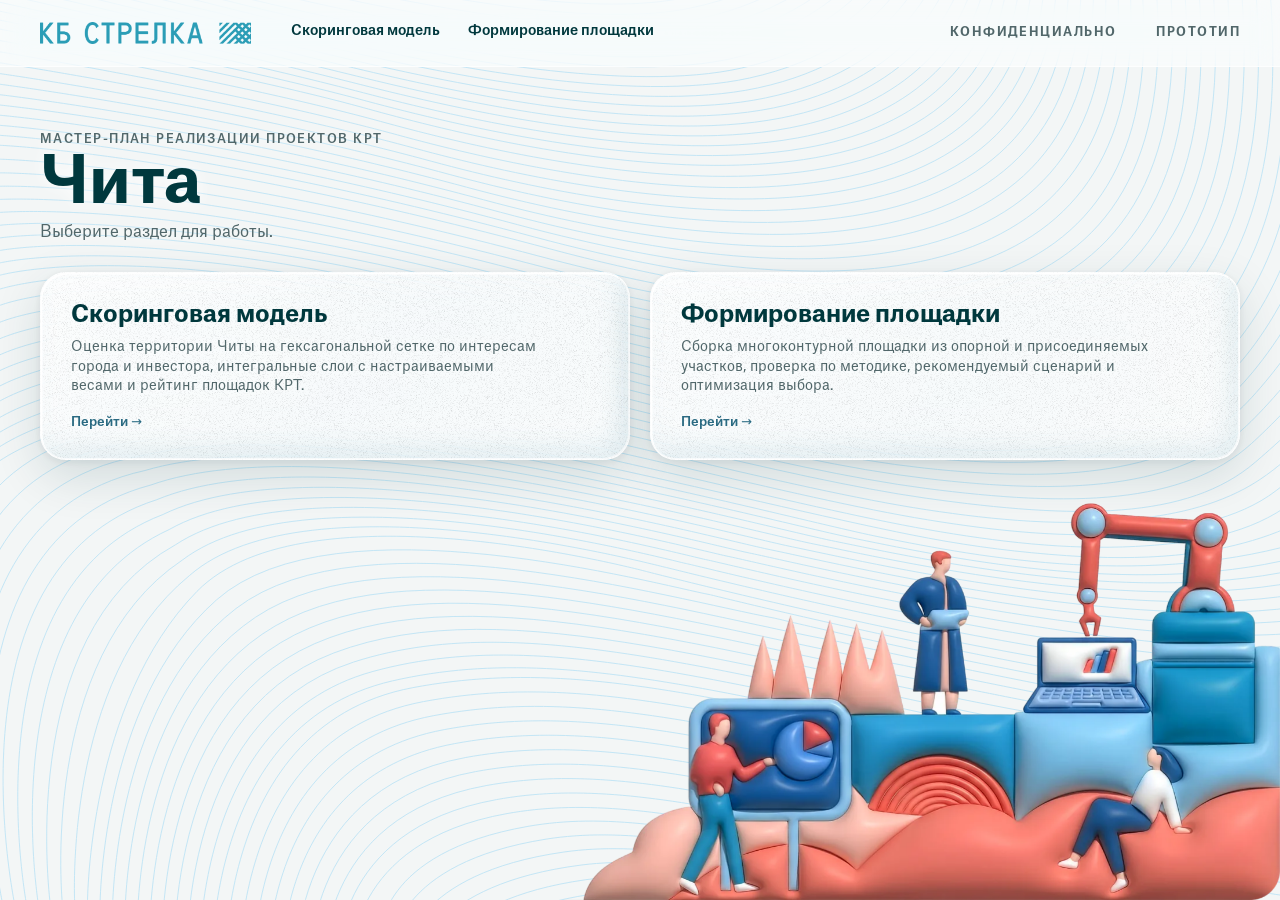
<file: web/index.html>
<!doctype html>
<html lang="ru">
<head>
  <meta charset="utf-8">
  <meta name="viewport" content="width=device-width, initial-scale=1">
  <meta http-equiv="Content-Security-Policy" content="default-src 'none'; script-src 'self'; style-src 'self'; img-src 'self'; font-src 'self'; connect-src 'self'; base-uri 'none'; form-action 'none'">
  <meta name="referrer" content="no-referrer">
  <meta name="robots" content="noindex, nofollow">
  <title>Мастер-план КРТ · Чита</title>
  <link rel="icon" href="img/brand/favicon.webp" type="image/webp">
  <link rel="preload" href="fonts/atlas-grotesk-regular.otf" as="font" type="font/otf" crossorigin>
  <link rel="preload" href="fonts/atlas-grotesk-bold.otf" as="font" type="font/otf" crossorigin>
  <link rel="stylesheet" href="css/tokens.css">
  <link rel="stylesheet" href="css/layout.css">
  <link rel="stylesheet" href="css/landing.css">
  <script type="module" src="js/landing.js"></script>
</head>
<body class="landing">
  <!-- Слои снизу вверх: волны Group (фон body), иллюстрация Main, плашки разделов -->
  <header class="site-header site-header--glass">
    <img class="site-logo" src="img/brand/kb-strelka.webp" width="720" height="71" alt="КБ Стрелка">
    <nav class="site-nav" aria-label="Разделы">
      <a class="nav-item" href="scoring.html">Скоринговая модель</a>
      <a class="nav-item" href="formation.html">Формирование площадки</a>
    </nav>
    <span class="confidential header-mark">Конфиденциально</span>
    <span class="prototype-mark">Прототип</span>
  </header>

  <main class="landing-main">
    <section class="landing-intro" aria-labelledby="h-landing">
      <p class="landing-eyebrow">Мастер-план реализации проектов КРТ</p>
      <h1 id="h-landing">Чита</h1>
      <p class="landing-lead">Выберите раздел для работы.</p>
    </section>

    <ul class="sections">
      <li>
        <a class="glass-card" href="scoring.html">
          <h2 class="glass-card-title">Скоринговая модель</h2>
          <p class="glass-card-text">Оценка территории Читы на гексагональной сетке по интересам города
            и инвестора, интегральные слои с настраиваемыми весами и рейтинг площадок КРТ.</p>
          <span class="glass-card-cta">Перейти <span aria-hidden="true">→</span></span>
        </a>
      </li>
      <li>
        <a class="glass-card" href="formation.html">
          <h2 class="glass-card-title">Формирование площадки</h2>
          <p class="glass-card-text">Сборка многоконтурной площадки из опорной и присоединяемых участков,
            проверка по методике, рекомендуемый сценарий и оптимизация выбора.</p>
          <span class="glass-card-cta">Перейти <span aria-hidden="true">→</span></span>
        </a>
      </li>
    </ul>
  </main>

  <img class="landing-art" src="img/brand/main-1280.webp"
       srcset="img/brand/main-1280.webp 1280w, img/brand/main-2560.webp 2560w" sizes="(max-width: 767px) 90vw, 58vw"
       width="2560" height="1430" alt="" decoding="async">

</body>
</html>
</file>
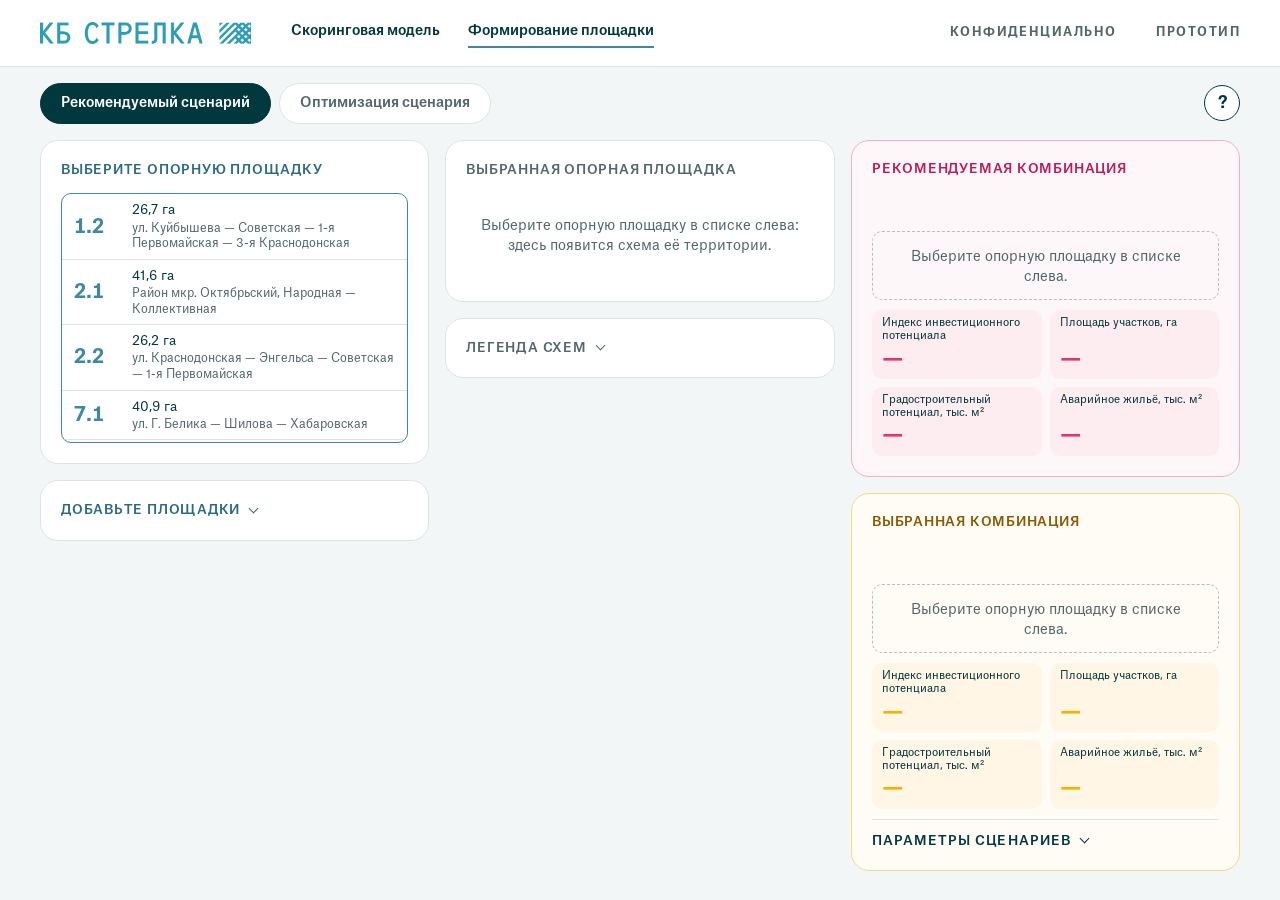
<file: web/formation.html>
<!doctype html>
<html lang="ru">
<head>
  <meta charset="utf-8">
  <meta name="viewport" content="width=device-width, initial-scale=1">
  <meta http-equiv="Content-Security-Policy" content="default-src 'none'; script-src 'self'; style-src 'self'; img-src 'self'; font-src 'self'; connect-src 'self'; base-uri 'none'; form-action 'none'">
  <meta name="referrer" content="no-referrer">
  <meta name="robots" content="noindex, nofollow">
  <title>Формирование площадки · КРТ Чита</title>
  <link rel="preload" href="fonts/atlas-grotesk-regular.otf" as="font" type="font/otf" crossorigin>
  <link rel="preload" href="fonts/atlas-grotesk-bold.otf" as="font" type="font/otf" crossorigin>
  <link rel="icon" href="img/brand/favicon.webp" type="image/webp">
  <link rel="stylesheet" href="css/tokens.css">
  <link rel="stylesheet" href="css/layout.css">
  <link rel="stylesheet" href="css/components.css">
  <script type="module" src="js/main.js"></script>
</head>
<body>
  <header class="site-header">
    <a class="site-logo-link" href="./" aria-label="КБ Стрелка: на главную">
      <img class="site-logo" src="img/brand/kb-strelka.webp" width="720" height="71" alt="">
    </a>
    <nav class="site-nav" aria-label="Разделы">
      <a class="nav-item" href="scoring.html">Скоринговая модель</a>
      <a class="nav-item" href="formation.html" aria-current="page">Формирование площадки</a>
    </nav>
    <span class="confidential header-mark">Конфиденциально</span>
    <span class="prototype-mark">Прототип</span>
  </header>

  <div class="scenario-bar">
    <h1 id="h-page" class="visually-hidden">Формирование многоконтурной площадки</h1>
    <div id="scenario-tabs"></div>
    <button id="help-open" class="help-button" type="button" aria-haspopup="dialog" aria-controls="help"
      title="Справка о методике">?<span class="visually-hidden">Справка о методике</span></button>
  </div>

  <dialog id="help" class="help" aria-labelledby="h-help">
    <div class="help-inner">
    <div class="help-head">
      <h2 id="h-help">Формирование многоконтурной площадки</h2>
      <button id="help-close" class="help-close" type="button" aria-label="Закрыть справку"></button>
    </div>
    <p>
      Площадки КРТ объединяются в&nbsp;многоконтурные комбинации: одна опорная площадка и&nbsp;до&nbsp;четырёх
      присоединённых, суммарно не&nbsp;больше 45&nbsp;га. Комбинация допустима, если её&nbsp;интегральный индекс
      инвестиционного потенциала (средний по&nbsp;площади индекс всех площадок) строго больше&nbsp;1.
    </p>
    <p>
      Рекомендуемый сценарий&nbsp;— единый набор комбинаций без повторов площадок. Сначала охвачено максимум
      площадок, затем комбинации сделаны компактнее, после чего максимизированы расселение аварийного жилья
      и&nbsp;новая жилая застройка при минимуме прочего сноса. Площадки больше 45&nbsp;га с&nbsp;индексом выше&nbsp;1
      реализуются самостоятельно.
    </p>
    <p>
      Вкладка «Рекомендуемый сценарий» сравнивает вашу комбинацию с&nbsp;рекомендуемой. На&nbsp;вкладке
      «Оптимизация сценария» оставьте важные для вас площадки и&nbsp;нажмите «Оптимизировать выбор»: мы&nbsp;дополним
      их&nbsp;по&nbsp;методике&nbsp;— больше площадок, затем аварийный фонд&nbsp;↑, новая жилая застройка&nbsp;↑, прочий снос&nbsp;↓.
    </p>
    <ul class="rules" aria-label="Правила методики">
      <li><strong>≤ 45 га</strong> площадь комбинации</li>
      <li><strong>1–5</strong> площадок, одна опорная</li>
      <li><strong>IP &gt; 1</strong> индекс инвестиционного потенциала, строго</li>
      <li><strong id="coverage">68 из 80</strong> площадок в сценарии</li>
    </ul>
    </div>
  </dialog>

  <main id="app" class="grid">
    <!-- Три независимые колонки: раскрытие блока в одной не меняет высоту других -->
    <div class="grid-col grid-col--a">
    <section class="panel area-anchors" aria-labelledby="h-anchors">
      <h2 id="h-anchors" class="panel-title panel-title--list">Выберите опорную площадку</h2>
      <ul id="anchor-list" class="site-list" aria-labelledby="h-anchors"></ul>
    </section>

    <section class="panel area-add" aria-labelledby="h-add">
      <h2 id="h-add" class="panel-title panel-title--list">
        <button id="add-toggle" class="fold-toggle" type="button" aria-expanded="false" aria-controls="add-body">Добавьте площадки</button>
      </h2>
      <div id="add-body" class="fold-body" hidden>
        <div id="add-controls" class="add-controls"></div>
        <ul id="add-list" class="site-list site-list--scroll" aria-labelledby="h-add"></ul>
      </div>
    </section>
    </div>

    <div class="grid-col grid-col--b">
    <section class="panel area-scheme" aria-labelledby="h-scheme">
      <h2 id="h-scheme" class="panel-title">Выбранная опорная площадка</h2>
      <div id="scheme-body" class="scheme-body"></div>
    </section>

    <section class="panel area-legend" aria-labelledby="h-legend">
      <h2 id="h-legend" class="panel-title">
        <button id="legend-toggle" class="fold-toggle" type="button" aria-expanded="false" aria-controls="legend-body">Легенда схем</button>
      </h2>
      <div id="legend-body" class="legend-cols fold-body" hidden>
      <div class="legend-col">
      <h3 class="legend-group">Территории, пригодные для освоения</h3>
      <ul class="legend">
        <li><span class="swatch swatch--free" aria-hidden="true"></span>Свободные участки</li>
        <li><span class="swatch swatch--avar" aria-hidden="true"></span>Участки расселяемой аварийной застройки</li>
        <li><span class="swatch swatch--redev" aria-hidden="true"></span>Участки редевелопмента</li>
        <li><span class="swatch swatch--social" aria-hidden="true"></span>Участки объектов социальной инфраструктуры</li>
        <li><span class="swatch swatch--kept" aria-hidden="true"></span>Участки сохраняемых существующих ОКС</li>
      </ul>
      </div>
      <div class="legend-col">
      <h3 class="legend-group">Территории, не подлежащие освоению</h3>
      <ul class="legend">
        <li><span class="swatch swatch--restricted" aria-hidden="true"></span>Участки с неснимаемыми ограничениями, полностью исключающими возможность строительства</li>
      </ul>
      <h3 class="legend-group">Категории площадок в плашках</h3>
      <ul class="legend legend--letters">
        <li><abbr class="tile-letter">Н</abbr>Нейтральная</li>
        <li><abbr class="tile-letter">О</abbr>Обременение</li>
        <li><abbr class="tile-letter">В</abbr>Вознаграждение</li>
      </ul>
      </div>
      </div>
    </section>
    </div>

    <div class="grid-col grid-col--c">
    <section id="card-top" class="panel card area-top" aria-labelledby="card-top-title"></section>
    <section id="card-bottom" class="panel card area-bottom" aria-labelledby="card-bottom-title"></section>
    </div>
  </main>

  <div id="toast" class="toast" role="status" aria-live="polite"></div>
</body>
</html>
</file>
<file: web/css/tokens.css>
/* Дизайн-токены по прототипу (слайд 8). Источник: .claude/skills/krt-ui-design */

/* Atlas Grotesk (Commercial Type): использование на сайте согласовано заказчиком, см. ARCHITECTURE.md, 14. */
@font-face {
  font-family: 'Atlas Grotesk';
  src: url('../fonts/atlas-grotesk-regular.otf') format('opentype');
  font-weight: 400;
  font-display: swap;
}

@font-face {
  font-family: 'Atlas Grotesk';
  src: url('../fonts/atlas-grotesk-medium.otf') format('opentype');
  font-weight: 500;
  font-display: swap;
}

@font-face {
  font-family: 'Atlas Grotesk';
  src: url('../fonts/atlas-grotesk-bold.otf') format('opentype');
  font-weight: 700;
  font-display: swap;
}

:root {
  --ink: #00383D;
  --ink-muted: #51676A;
  --line: #B2C2C4;
  --line-soft: #DCE5E6;
  --surface: #FFFFFF;
  --page: #F3F6F6;

  --list-accent: #3D89A5;
  --list-accent-text: #2A6A82; /* мелкий текст списков: контраст ≥ 4.5 */
  --list-active: #77ACC0;
  --list-hover: #EAF3F6;

  --accent-rec: #E83273;
  --accent-rec-text: #C0195A;   /* мелкий текст на розовом: контраст ≥ 4.5 */
  --bg-rec: #FBDFE6;
  --bg-rec-soft: #FEF7F9;

  --accent-sel: #F9B000;
  --accent-sel-text: #8A5800;  /* мелкий текст на жёлтом */
  --bg-sel: #FFF0D6;
  --bg-sel-soft: #FFFBF5;

  --accent-opt: #3D89A5;       /* расчётная комбинация */
  --accent-opt-text: #2A6A82;
  --bg-opt: #DCEDF3;
  --bg-opt-soft: #F4F9FB;

  --danger: #B3261E;
  --ok: #1E7A4C;

  --map-free: #77C8D2;
  --map-avar: #F192B0;
  --map-redev: #748FC9;
  --map-kept: #E8EAEB;
  --map-restricted: #00383E;

  --font: 'Atlas Grotesk', system-ui, -apple-system, 'Segoe UI', sans-serif;
  --text-xs: 0.75rem;
  --text-sm: 0.8125rem;
  --text-md: 0.875rem;
  --text-lg: 1rem;
  --num-list: 1.25rem;
  --num-metric: 1.5rem;
  --num-anchor: 2rem;

  --gap: 16px;
  --page-gutter: 40px;
  --pad: 20px;
  --radius: 18px;
  --radius-sm: 10px;
  --focus: 0 0 0 3px var(--surface), 0 0 0 5px var(--list-accent);
}

@media (max-width: 767px) {
  :root { --page-gutter: 16px; }
}
</file>
<file: web/css/layout.css>
/* Каркас страницы: шапка, пояснение, вкладки сценариев и сетка 3×3 (ARCHITECTURE.md, раздел 8).
   Контент занимает всю ширину окна. */

*, *::before, *::after { box-sizing: border-box; }

html { -webkit-text-size-adjust: 100%; }

body {
  margin: 0;
  background: var(--page);
  color: var(--ink);
  font-family: var(--font);
  font-size: var(--text-md);
  line-height: 1.4;
}

h1, h2, h3, h4, p, ul, dl, dd { margin: 0; }
ul { padding: 0; list-style: none; }

.site-header, .scenario-bar, .grid { padding-inline: var(--page-gutter); }

/* ---------- Шапка ---------- */

.site-header {
  display: flex;
  flex-wrap: wrap;
  align-items: center;
  gap: 12px 40px;
  padding-block: 18px;
  background: var(--surface);
  border-bottom: 1px solid var(--line-soft);
}

.site-logo { display: block; width: auto; height: 22px; }

.site-nav { display: flex; flex-wrap: wrap; gap: 4px 28px; }

.nav-item {
  padding-block: 4px;
  border-bottom: 2px solid transparent;
  color: var(--ink);
  font-weight: 500;
  text-decoration: none;
}

.nav-item[aria-current='page'] { border-bottom-color: var(--list-accent); }
.nav-item:focus-visible { outline: none; box-shadow: var(--focus); }

/* Пометки справа в шапке: «Конфиденциально», «Прототип» — простой текст */
.header-mark, .prototype-mark {
  margin-left: auto;
  color: var(--ink-muted);
  font-size: var(--text-xs);
  font-weight: 700;
  letter-spacing: 0.12em;
  text-transform: uppercase;
}

.header-mark + .prototype-mark { margin-left: 0; }

/* ---------- Вкладки сценариев ---------- */

.scenario-bar {
  display: flex;
  flex-wrap: wrap;
  align-items: center;
  min-height: 56px;
  gap: 8px 24px;
  padding-block: 16px;
}

/* ---------- Сетка ----------
   На широком экране — три независимые колонки (списки | схема и легенда | плашки):
   раскрытие блока в одной колонке не меняет высоту и масштаб схемы в другой.
   Уже 1200 px обёртки колонок исчезают (display: contents), и блоки
   раскладываются по областям сетки. */

.grid {
  display: grid;
  gap: var(--gap);
  grid-template-columns: repeat(3, minmax(0, 1fr));
  align-items: start;
}

.grid-col { display: flex; flex-direction: column; gap: var(--gap); min-width: 0; }

.area-anchors { grid-area: anchors; }
.area-add     { grid-area: add; }
.area-scheme  { grid-area: scheme; }
.area-top     { grid-area: top; }
.area-bottom  { grid-area: bottom; }
.area-legend  { grid-area: legend; }

.grid { padding-bottom: 16px; }

@media (max-width: 1199px) {
  .grid-col { display: contents; }
  .grid {
    align-items: stretch;
    grid-template-columns: minmax(0, 1fr) minmax(0, 1.4fr);
    grid-template-rows: none;
    grid-template-areas:
      "anchors scheme"
      "add     scheme"
      "add     top"
      "legend  bottom";
  }
}

@media (max-width: 767px) {
  .grid {
    grid-template-columns: minmax(0, 1fr);
    grid-template-areas: "anchors" "scheme" "top" "bottom" "add" "legend";
  }
}

/* ---------- Справка (кнопка «?») ---------- */

.help-button {
  display: grid;
  flex: none;
  place-items: center;
  width: 36px;
  height: 36px;
  margin-left: auto;
  padding: 0;
  background: var(--surface);
  border: 1.5px solid var(--ink);
  border-radius: 50%;
  color: var(--ink);
  font-size: var(--text-lg);
  font-weight: 700;
  cursor: pointer;
}

.help-button:hover { background: var(--ink); color: var(--surface); }

.help {
  width: min(720px, calc(100vw - 32px));
  max-height: calc(100dvh - 48px);
  padding: 0;
  border: 0;
  border-radius: var(--radius);
  background: var(--surface);
  color: var(--ink);
  box-shadow: 0 16px 48px rgb(0 56 61 / 0.25);
}

.help::backdrop { background: rgb(0 56 61 / 0.35); }

.help-inner { display: flex; flex-direction: column; gap: 12px; padding: 24px 28px 28px; color: var(--ink-muted); }

.help-head { display: flex; align-items: flex-start; justify-content: space-between; gap: 16px; }
.help-head h2 { color: var(--ink); font-size: 1.5rem; font-weight: 700; line-height: 1.15; }

.help-close {
  position: relative;
  flex: none;
  width: 32px;
  height: 32px;
  padding: 0;
  background: var(--surface);
  border: 1px solid var(--line);
  border-radius: 50%;
  cursor: pointer;
}

.help-close::before,
.help-close::after {
  content: '';
  position: absolute;
  top: 50%;
  left: 50%;
  width: 12px;
  height: 1.5px;
  background: var(--ink);
}

.help-close::before { transform: translate(-50%, -50%) rotate(45deg); }
.help-close::after { transform: translate(-50%, -50%) rotate(-45deg); }
.help-close:hover { border-color: var(--ink); }

.rules { display: grid; grid-template-columns: repeat(4, minmax(0, 1fr)); gap: 8px; margin-top: 4px; }

.rules li {
  display: flex;
  flex-direction: column;
  padding: 10px 14px;
  background: var(--page);
  border-radius: var(--radius-sm);
  color: var(--ink-muted);
  font-size: var(--text-xs);
}

.rules strong { color: var(--ink); font-size: var(--text-lg); font-weight: 700; font-variant-numeric: tabular-nums; }

@media (max-width: 767px) {
  .rules { grid-template-columns: repeat(2, minmax(0, 1fr)); }
}
</file>
<file: web/css/landing.css>
/* Стартовая страница. Слои снизу вверх: волны Group → иллюстрация Main → плашки. */

.landing {
  position: relative;
  min-height: 100vh;
  overflow-x: hidden;
  background: var(--page);
}

/* Слой 1: волны, полупрозрачные, на весь экран */
.landing::before {
  content: '';
  position: fixed;
  inset: 0;
  z-index: 0;
  background: url('../img/brand/group.svg') center / cover no-repeat;
  opacity: 0.5;
  pointer-events: none;
}

.landing > * { position: relative; }
.landing .site-header, .landing-main { z-index: 2; }

.site-header--glass {
  background: rgb(255 255 255 / 0.55);
  border-bottom-color: rgb(255 255 255 / 0.7);
  backdrop-filter: blur(12px) saturate(160%);
}

.landing-main { padding: clamp(32px, 5vw, 72px) var(--page-gutter) 0; }

.landing-eyebrow {
  color: var(--ink-muted);
  font-size: var(--text-xs);
  font-weight: 500;
  letter-spacing: 0.12em;
  text-transform: uppercase;
}

.landing-intro h1 {
  margin-block: 4px 6px;
  font-size: clamp(2.5rem, 1.6rem + 3vw, 4.5rem);
  font-weight: 700;
  line-height: 1;
}

.landing-lead { color: var(--ink-muted); font-size: var(--text-lg); }

.sections {
  display: grid;
  grid-template-columns: repeat(2, minmax(0, 1fr));
  gap: 20px;
  max-width: 1240px;
  margin-top: 28px;
}

.sections > li { display: flex; }

/* ---------- Жидкое стекло ----------
   Размытие и насыщение фона под плашкой, светлая кромка, блик сверху
   и «переливание» при наведении. */

.glass-card {
  /* Кромка толстого стекла: яркий свет сверху-слева, отражение снизу-справа,
     лёгкая тень внутрь от краёв и мягкая тень под плашкой */
  --glass-shadow:
    0 16px 48px rgb(0 56 61 / 0.14),
    0 2px 8px rgb(0 56 61 / 0.08),
    inset 1.5px 1.5px 0 rgb(255 255 255 / 0.95),
    inset -1px -1px 0 rgb(255 255 255 / 0.55),
    inset 0 0 0 1px rgb(255 255 255 / 0.25),
    inset 6px 6px 18px rgb(255 255 255 / 0.35),
    inset -8px -10px 24px rgb(61 137 165 / 0.12);
  position: relative;
  display: flex;
  flex: 1;
  flex-direction: column;
  gap: 10px;
  min-height: 180px;
  padding: 28px 30px;
  overflow: hidden;
  isolation: isolate;
  /* Матовое стекло: зерно поверх плотной молочной заливки */
  background:
    url('../img/brand/frost.webp'),
    linear-gradient(135deg, rgb(255 255 255 / 0.78), rgb(255 255 255 / 0.56) 55%, rgb(255 255 255 / 0.68));
  border: 1px solid rgb(255 255 255 / 0.6);
  border-radius: 26px;
  box-shadow: var(--glass-shadow);
  backdrop-filter: blur(20px) saturate(140%);
  color: var(--ink);
  text-decoration: none;
  transition: transform 250ms ease, box-shadow 250ms ease;
}

/* Блик: мягкое отражение света в верхней части стекла */
.glass-card::before {
  content: '';
  position: absolute;
  inset: 0;
  z-index: -1;
  border-radius: inherit;
  background: radial-gradient(110% 60% at 12% -12%, rgb(255 255 255 / 0.45), transparent 50%);
  pointer-events: none;
}

/* Переливание: полоса света проходит по стеклу при наведении */
.glass-card::after {
  content: '';
  position: absolute;
  inset: 0;
  z-index: -1;
  background: linear-gradient(115deg, transparent 35%, rgb(255 255 255 / 0.55) 48%, transparent 62%);
  transform: translateX(-110%);
  transition: transform 900ms ease;
  pointer-events: none;
}

a.glass-card:hover {
  --glass-shadow:
    0 22px 56px rgb(0 56 61 / 0.2),
    0 2px 8px rgb(0 56 61 / 0.08),
    inset 1.5px 1.5px 0 rgb(255 255 255 / 1),
    inset -1px -1px 0 rgb(255 255 255 / 0.6),
    inset 0 0 0 1px rgb(255 255 255 / 0.3),
    inset 6px 6px 18px rgb(255 255 255 / 0.45),
    inset -8px -10px 24px rgb(61 137 165 / 0.14);
  transform: translateY(-3px);
}


a.glass-card:hover::after { transform: translateX(110%); }
a.glass-card:focus-visible { outline: none; box-shadow: var(--focus); }

.glass-card-title { font-size: clamp(1.25rem, 1rem + 0.6vw, 1.625rem); font-weight: 700; line-height: 1.15; }
.glass-card-text { max-width: 52ch; color: var(--ink-muted); }

.glass-card-cta {
  margin-top: auto;
  padding-top: 6px;
  color: var(--list-accent-text);
  font-size: var(--text-sm);
  font-weight: 500;
}


/* Слой 2: иллюстрация в правом нижнем углу, страница не прокручивается */
.landing-art {
  position: absolute;
  right: 0;
  bottom: 0;
  z-index: 1;
  display: block;
  width: min(58vw, 1100px, calc((100vh - 120px) * 2560 / 1430));
  height: auto;
  pointer-events: none;
}

/* Текст на стекле поверх рисунка: лёгкая подложка для читаемости */
.glass-card-text, .glass-card-cta { text-shadow: 0 0 12px rgb(255 255 255 / 0.9); }
.landing-intro { text-shadow: 0 0 16px rgb(255 255 255 / 0.9); }

@supports not (backdrop-filter: blur(1px)) {
  .glass-card, .site-header--glass { background: rgb(255 255 255 / 0.9); }
}

@media (prefers-reduced-transparency: reduce) {
  .glass-card, .site-header--glass { background: rgb(255 255 255 / 0.94); backdrop-filter: none; }
}

@media (prefers-reduced-motion: reduce) {
  .glass-card, .glass-card::after { transition: none; }
}

@media (max-width: 767px) {
  .sections { grid-template-columns: minmax(0, 1fr); }
  .landing-art { position: static; width: 90%; margin: 24px 0 0 auto; }
}
</file>
<file: web/css/components.css>
/* Компоненты: панели, списки, плашки, схемы, проверка методики. */

/* ---------- Панель ---------- */

.panel {
  display: flex;
  flex-direction: column;
  gap: 14px;
  min-width: 0;
  padding: var(--pad);
  background: var(--surface);
  border: 1px solid var(--line-soft);
  border-radius: var(--radius);
}

.panel-title {
  color: var(--ink-muted);
  font-size: var(--text-sm);
  font-weight: 500;
  letter-spacing: 0.06em;
  text-transform: uppercase;
}

.panel-title--list { color: var(--list-accent-text); }

/* Сворачиваемый блок: заголовок-кнопка со стрелкой, содержимое скрыто атрибутом hidden */
.fold-toggle {
  display: inline-flex;
  align-items: center;
  gap: 10px;
  padding: 0;
  background: none;
  border: 0;
  color: inherit;
  font: inherit;
  letter-spacing: inherit;
  text-transform: inherit;
  cursor: pointer;
}

.fold-toggle::after {
  content: '';
  width: 7px;
  height: 7px;
  margin-top: -4px;
  border-right: 1.5px solid currentColor;
  border-bottom: 1.5px solid currentColor;
  rotate: 45deg;
  transition: rotate 150ms, margin 150ms;
}

.fold-toggle[aria-expanded='true']::after { margin-top: 3px; rotate: 225deg; }

.fold-body { display: flex; flex: 1 1 auto; flex-direction: column; gap: 14px; min-height: 0; }
.fold-body[hidden], .params-body[hidden] { display: none; }

/* Узкий экран (сетка по областям): свёрнутые блоки не растягиваются на высоту ряда */
@media (max-width: 1199px) {
  .area-add:has(> .fold-body[hidden]), .area-bottom { align-self: start; }
}

.panel-subtitle {
  color: var(--ink-muted);
  font-size: var(--text-xs);
  font-weight: 500;
  letter-spacing: 0.1em;
  text-transform: uppercase;
}

.empty {
  margin-block: auto;
  padding: 24px 8px;
  color: var(--ink-muted);
  text-align: center;
}

.panel--error { grid-column: 1 / -1; border-color: var(--danger); }
.error-details { color: var(--ink-muted); font-size: var(--text-sm); }

:where(button) { font: inherit; color: inherit; }

.visually-hidden {
  position: absolute;
  width: 1px;
  height: 1px;
  overflow: hidden;
  clip-path: inset(50%);
  white-space: nowrap;
}
:where(button):focus-visible { outline: none; box-shadow: var(--focus); }

/* ---------- Списки площадок ---------- */

/* Высота 0 + рост: список не раздвигает ряд сетки, а прокручивается. */
.site-list {
  flex: 1 1 0;
  min-height: 0;
  height: 0;
  overflow-y: auto;
  overscroll-behavior: contain;
  border: 1px solid var(--list-accent);
  border-radius: var(--radius-sm);
  scrollbar-color: var(--list-active) transparent;
}

.site-row {
  display: grid;
  grid-template-columns: 3.4em minmax(0, 1fr);
  align-items: center;
  gap: 10px;
  width: 100%;
  padding: 7px 12px;
  background: transparent;
  border: 0;
  border-bottom: 1px solid var(--line-soft);
  text-align: left;
  cursor: pointer;
  transition: background-color 120ms;
}

li:last-child > .site-row { border-bottom: 0; }
.site-row:hover { background: var(--list-hover); }
.site-row:focus-visible { box-shadow: inset 0 0 0 2px var(--list-accent); }

.site-row-id {
  color: var(--list-accent);
  font-size: var(--num-list);
  font-weight: 700;
  font-variant-numeric: tabular-nums;
  line-height: 1.1;
}

.site-row-body { display: flex; flex-direction: column; gap: 1px; min-width: 0; }
.site-row-main { font-size: var(--text-sm); }
.site-row-note, .site-row-blocked { color: var(--ink-muted); font-size: var(--text-xs); line-height: 1.3; }
.site-row-blocked::before { content: '⦸ '; }

.site-row[aria-pressed='true'] { background: var(--list-active); }
.site-row[aria-pressed='true'] .site-row-id,
.site-row[aria-pressed='true'] .site-row-note { color: var(--ink); }

.site-row[aria-disabled='true'] { cursor: not-allowed; }
.site-row[aria-disabled='true'] .site-row-id,
.site-row[aria-disabled='true'] .site-row-main { opacity: 0.5; }
.site-row[aria-disabled='true']:hover { background: transparent; }

.add-controls { display: flex; flex-direction: column; gap: 10px; }

.list-hint { color: var(--ink-muted); font-size: var(--text-xs); }
.list-hint--strong { color: var(--ink); font-size: var(--text-sm); font-weight: 500; }

.tabs { display: flex; gap: 4px; border-bottom: 1px solid var(--line-soft); }

.tab {
  margin-bottom: -1px;
  padding: 6px 12px 8px;
  background: none;
  border: 0;
  border-bottom: 3px solid transparent;
  color: var(--ink-muted);
  font-weight: 500;
  cursor: pointer;
}

.tab[aria-selected='true'] { color: var(--ink); border-bottom-color: var(--list-accent); }

.tabs--scenario { gap: 8px; border-bottom: 0; }
.tabs--scenario .tab {
  margin: 0;
  padding: 10px 20px;
  background: var(--surface);
  border: 1px solid var(--line-soft);
  border-radius: 999px;
  font-size: var(--text-md);
}
.tabs--scenario .tab[aria-selected='true'] { background: var(--ink); border-color: var(--ink); color: var(--surface); }

.chips { display: flex; flex-wrap: wrap; gap: 6px; }

.chip {
  padding: 4px 11px;
  background: var(--surface);
  border: 1px solid var(--line);
  border-radius: 999px;
  font-size: var(--text-sm);
  cursor: pointer;
}

.chip[aria-pressed='true'] { background: var(--ink); border-color: var(--ink); color: var(--surface); }

.count {
  margin-left: 6px;
  color: inherit;
  font-size: var(--text-xs);
  font-variant-numeric: tabular-nums;
  opacity: 0.7;
}

/* ---------- Схема опорной ---------- */

.scheme-body { display: flex; flex: 1 1 auto; flex-direction: column; gap: 14px; min-height: 0; }

.anchor-head { display: flex; flex-wrap: wrap; align-items: center; gap: 12px 20px; }

.anchor-id {
  padding: 2px 14px;
  border: 1px solid var(--line);
  border-radius: 12px;
  font-size: var(--num-anchor);
  font-weight: 700;
  font-variant-numeric: tabular-nums;
  line-height: 1.15;
}

.anchor-facts { display: flex; flex-wrap: wrap; gap: 4px 20px; }
.anchor-facts dt { color: var(--ink-muted); font-size: var(--text-xs); }
.anchor-facts dd { font-size: var(--text-lg); font-weight: 500; font-variant-numeric: tabular-nums; }
.anchor-name { margin-top: -6px; color: var(--ink-muted); font-size: var(--text-sm); }

/* Рамка схемы вписывается в контейнер с сохранением пропорций картинки,
   поэтому линейка в % ширины рамки соответствует метрам на схеме. */
.figure {
  position: relative;
  display: flex;
  container-type: size;
  --bar-space: 20px;
}

.figure--image { flex: 1 1 0; min-height: 320px; }

/* Широкий экран: высота списков и схемы постоянна, не зависит от соседних колонок */
@media (min-width: 1200px) {
  /* Списки тоже по высоте окна: раскрытый «Добавьте площадки» помещается в экран */
  .area-anchors .site-list { flex: none; height: clamp(200px, calc(100dvh - 650px), 300px); }
  .area-add .site-list { flex: none; height: clamp(220px, calc(100dvh - 650px), 560px); }
  /* Схема по высоте окна: средняя колонка (схема + свёрнутая легенда) помещается в экран */
  .area-scheme .figure--image { flex: none; height: clamp(240px, calc(100dvh - 470px), 560px); }
}

.figure-frame {
  position: relative;
  width: min(100cqw, (100cqh - var(--bar-space)) * var(--aspect));
  aspect-ratio: var(--aspect);
  margin: auto;
  translate: 0 calc(var(--bar-space) / -2);
}

.figure-frame img { display: block; width: 100%; height: 100%; }

.scalebar {
  white-space: nowrap;
  position: absolute;
  top: calc(100% + 4px);
  left: 0;
  right: 0;
  display: flex;
  align-items: center;
  gap: 5px;
  color: var(--ink-muted);
  font-size: var(--text-xs);
  line-height: 1;
  pointer-events: none;
}

.scalebar-bar {
  flex: none;
  min-width: 6px;
  height: 6px;
  border: 1.5px solid var(--ink);
  border-top: 0;
}


/* ---------- Плашки комбинаций ---------- */

.card { container-type: inline-size; gap: 10px; }
.card-body { display: flex; flex-direction: column; gap: 10px; }

/* Шапка по сетке миниатюр (те же 4 колонки и gap): название | пояснения (2 колонки) | кнопка.
   Высота постоянна: место под 2 строки названия и пояснений зарезервировано, есть кнопка или нет. */
.card-head {
  display: grid;
  grid-template-columns: repeat(4, minmax(0, 1fr));
  align-items: start;
  gap: 8px;
  min-height: calc(var(--text-xs) * 1.3 * 2);
}

/* «РЕКОМЕНДУЕМАЯ» ≈ 125 px: помещается в колонку при ширине плашки от 530 px */
.card-head .panel-title { font-size: var(--text-xs); letter-spacing: 0.04em; line-height: 1.3; }
.card-head .card-notes { grid-column: 2 / 4; }
.card-head .card-actions { grid-column: 4; }

.card--rec { background: var(--bg-rec-soft); border: 1.5px solid color-mix(in srgb, var(--accent-rec) 40%, white); }
.card--sel { background: var(--bg-sel-soft); border: 1.5px solid color-mix(in srgb, var(--accent-sel) 50%, white); }
.card--opt { background: var(--bg-opt-soft); border: 1.5px solid color-mix(in srgb, var(--accent-opt) 45%, white); }
.card--rec .panel-title { color: var(--accent-rec-text); }
.card--sel .panel-title { color: var(--accent-sel-text); }
.card--opt .panel-title { color: var(--accent-opt-text); }

.card-note { color: var(--ink-muted); font-size: var(--text-xs); line-height: 1.4; }

/* Высота плашки не зависит от содержимого: место под 2 строки пояснений,
   под предупреждение и под кнопки зарезервировано всегда. */
.card-notes {
  display: flex;
  flex-direction: column;
  gap: 2px;
  min-height: calc(var(--text-xs) * 1.4 * 2 + 2px);
}

.tiles-wrap { position: relative; }

.card-message {
  position: absolute;
  inset: 0;
  display: grid;
  place-items: center;
  padding: 16px;
  border-radius: var(--radius-sm);
  color: var(--ink-muted);
  text-align: center;
}

/* Сообщение вместо миниатюр: одна пунктирная рамка вместо ячеек, текст не пересекает их границы */
.tiles--muted .tile--empty { border-color: transparent; }
.tiles-wrap .card-message { border: 1.5px dashed var(--line); }

.tiles { display: grid; grid-template-columns: repeat(4, minmax(0, 1fr)); gap: 8px; }

.tile {
  position: relative;
  aspect-ratio: 1 / 0.85;
  border-radius: var(--radius-sm);
}

.card--rec .tile { background: var(--bg-rec); }
.card--sel .tile { background: var(--bg-sel); }
.card--opt .tile { background: var(--bg-opt); }
.card--opt .tile--new { box-shadow: inset 0 0 0 2px var(--accent-opt); }

.tile .figure {
  position: absolute;
  inset: 24px 6px 4px;
  --bar-space: 14px;
}

.tile .scalebar { font-size: 0.625rem; }

.tile--empty {
  display: grid;
  place-items: center;
  padding: 8px;
  border: 1.5px dashed var(--line);
  color: var(--ink-muted);
  font-size: var(--text-xs);
  text-align: center;
}

.card .tile--empty { background: transparent; }

/* Буква категории в левом верхнем углу миниатюры, контрастной плашкой:
   Н — нейтральная, О — обременение, В — вознаграждение */
.tile-letter {
  display: inline-grid;
  place-items: center;
  min-width: 20px;
  height: 20px;
  padding-inline: 4px;
  background: var(--ink);
  border-radius: 5px;
  color: var(--surface);
  font-size: var(--text-xs);
  font-weight: 700;
  line-height: 1;
  text-decoration: none;
}

.tile > .tile-letter {
  position: absolute;
  top: 0;
  left: 0;
  z-index: 1;
  border-radius: var(--radius-sm) 0 var(--radius-sm) 0;
}

/* Номер площадки — в правом верхнем углу, зеркально букве категории */
.tile > .badge {
  position: absolute;
  top: 0;
  right: 0;
  z-index: 1;
  border-radius: 0 var(--radius-sm) 0 var(--radius-sm);
}

.badge {
  padding: 0 7px;
  border-radius: 999px;
  font-size: var(--text-xs);
  line-height: 20px;
  font-weight: 700;
  font-variant-numeric: tabular-nums;
}

.card--rec .badge { background: var(--accent-rec); color: var(--surface); }
.card--sel .badge { background: var(--accent-sel); color: var(--ink); }
.card--opt .badge { background: var(--accent-opt); color: var(--surface); }

/* Крестик нарисован линиями, а не глифом «×»: не зависит от метрик шрифта */
.tile-remove {
  position: absolute;
  right: 5px;
  bottom: 5px;
  z-index: 1;
  width: 15px;
  height: 15px;
  padding: 0;
  background: var(--surface);
  border: 1px solid var(--line);
  border-radius: 50%;
  cursor: pointer;
}

.tile-remove::before,
.tile-remove::after {
  content: '';
  position: absolute;
  top: 50%;
  left: 50%;
  width: 7px;
  height: 1.25px;
  background: var(--ink);
  border-radius: 1px;
}

.tile-remove::before { transform: translate(-50%, -50%) rotate(45deg); }
.tile-remove::after { transform: translate(-50%, -50%) rotate(-45deg); }

.tile-remove:hover { border-color: var(--ink); }

.metrics { display: grid; grid-template-columns: repeat(4, minmax(0, 1fr)); gap: 8px; }

.metric {
  display: flex;
  flex-direction: column;
  justify-content: space-between;
  gap: 4px;
  padding: 6px 10px;
  border-radius: var(--radius-sm);
}

.card--rec .metric { background: color-mix(in srgb, var(--bg-rec) 55%, white); }
.card--sel .metric { background: color-mix(in srgb, var(--bg-sel) 60%, white); }
.card--opt .metric { background: color-mix(in srgb, var(--bg-opt) 60%, white); }

.metric dt { font-size: 0.6875rem; line-height: 1.2; hyphens: manual; }

.metric-value {
  font-size: clamp(1.25rem, 0.8rem + 0.9vw, var(--num-metric));
  font-weight: 700;
  font-variant-numeric: tabular-nums;
  line-height: 1.1;
}

.card--rec .metric-value { color: var(--accent-rec); }
.card--sel .metric-value { color: var(--accent-sel); }
.card--opt .metric-value { color: var(--accent-opt); }

/* Предупреждение об индексе — строкой пояснений под заголовком */
.metric-warning {
  color: var(--danger);
  font-size: var(--text-xs);
  font-weight: 500;
  line-height: 1.4;
}

.metric-warning::before { content: '⚠ '; }
.metrics--invalid .metric:first-child { box-shadow: inset 0 0 0 1.5px var(--danger); }

/* Кнопка плашки — на всю 4-ю колонку шапки, текст переносится в 2 строки */
.card-actions { display: flex; flex-direction: column; gap: 6px; }
.card-actions .button { white-space: normal; line-height: 1.25; text-align: center; }

.button {
  padding: 4px 10px;
  white-space: nowrap;
  background: var(--surface);
  border: 1.5px solid var(--accent-rec);
  border-radius: 999px;
  color: var(--accent-rec-text);
  font-size: var(--text-xs);
  font-weight: 500;
  cursor: pointer;
}

.button:hover:not(:disabled) { background: var(--bg-rec); }
.button:disabled { border-color: var(--line); color: var(--ink-muted); cursor: default; }
.button--ghost { border-color: var(--line); color: var(--ink); }
.card--opt .button { border-color: var(--accent-opt); color: var(--accent-opt-text); }
.card--opt .button:hover:not(:disabled) { background: var(--bg-opt); }

.button--primary { background: var(--ink); border-color: var(--ink); color: var(--surface); }
.button--primary:hover:not(:disabled) { background: var(--list-accent-text); }
.button--primary:disabled { background: var(--surface); }
.card--opt .button--primary { border-color: var(--ink); color: var(--surface); }
.card--opt .button--primary:hover:not(:disabled) { background: var(--list-accent-text); }
.button--ghost:hover:not(:disabled) { background: var(--bg-sel); }

/* Узкая плашка: название не помещается в колонку — название и кнопка в строку, пояснения под ними */
@container (max-width: 530px) {
  .card-head { grid-template-columns: minmax(0, 1fr) auto; align-items: center; min-height: 0; }
  .card-head .panel-title { font-size: var(--text-sm); letter-spacing: 0.06em; }
  .card-head .card-notes { grid-column: 1 / -1; grid-row: 2; }
  .card-head .card-actions { grid-column: 2; }
  .card-actions .button { white-space: nowrap; }
}

@container (max-width: 420px) {
  .metrics { grid-template-columns: repeat(2, minmax(0, 1fr)); }
}

/* ---------- Легенда ---------- */

.legend-group { font-size: var(--text-sm); font-weight: 500; }
.legend { display: flex; flex-direction: column; gap: 8px; font-size: var(--text-sm); }

/* Легенда в две колонки: слева пригодные территории, справа остальное */
.legend-cols { display: grid; grid-template-columns: repeat(2, minmax(0, 1fr)); gap: 14px 24px; }
.legend-col { display: flex; flex-direction: column; gap: 12px; }

@media (max-width: 767px) {
  .legend-cols { grid-template-columns: minmax(0, 1fr); }
}
.legend li { display: flex; align-items: flex-start; gap: 10px; }

.legend--letters { flex-direction: row; flex-wrap: wrap; gap: 8px 20px; }
.legend--letters li { align-items: center; }

.swatch {
  flex: none;
  width: 24px;
  height: 14px;
  margin-top: 2px;
  border-radius: 3px;
}

.swatch--free { background: var(--map-free); }
.swatch--avar { background: var(--map-avar); }
.swatch--redev { background: var(--map-redev); }
.swatch--kept { background: var(--map-kept); border: 1px solid var(--line); }
.swatch--restricted { background: var(--map-restricted); }
.swatch--social {
  border: 1px solid var(--ink);
  background: repeating-linear-gradient(90deg, var(--ink) 0 1.5px, transparent 1.5px 4.5px);
}

/* ---------- Параметры сценариев (часть нижней плашки) ---------- */

.params { display: flex; flex-direction: column; gap: 8px; padding-top: 12px; border-top: 1px solid var(--line-soft); }
.params-body { display: flex; flex-direction: column; gap: 8px; }
.params-title { font-size: var(--text-sm); font-weight: 500; letter-spacing: 0.08em; text-transform: uppercase; }

.params .panel-subtitle { margin-top: 4px; letter-spacing: 0; text-transform: none; }

/* Три правила методики: подпись | шкала | значение, колонки выровнены между строками */
.gauges { display: grid; grid-template-columns: auto minmax(60px, 1fr) auto; gap: 6px 12px; font-size: var(--text-sm); }
.gauge, .gauge > dd { display: contents; }
.gauge dt { color: var(--ink-muted); }
.gauge-value { text-align: right; font-variant-numeric: tabular-nums; white-space: nowrap; }
.check-mark { margin-right: 5px; font-weight: 700; }
.gauge--ok .check-mark { color: var(--ok); }
.gauge--bad .gauge-value { color: var(--danger); font-weight: 500; }

.gauge > dd > span[aria-hidden] { display: flex; align-items: center; }

.gauge-bar {
  position: relative;
  display: flex;
  width: 100%;
  height: 8px;
  overflow: visible;
  background: var(--line-soft);
  border-radius: 4px;
}

/* Шкалы — цветом плашки; нарушенное правило — красным */
.gauge-fill { height: 100%; background: var(--list-accent); border-radius: 4px; }
.card--sel .gauge-fill { background: var(--accent-sel); }
.card--opt .gauge-fill { background: var(--accent-opt); }
.gauge--bad .gauge-fill { background: var(--danger); }

/* Отметка порога (индекс = 1) */
.gauge-marker {
  position: absolute;
  top: -3px;
  bottom: -3px;
  width: 2px;
  background: var(--ink);
  translate: -1px 0;
}

.gauge-bar--segments { gap: 3px; background: none; }
.gauge-bar--segments > span { flex: 1; height: 100%; border-radius: 2px; }
.gauge-empty { background: var(--line-soft); }

.check-list { display: flex; flex-direction: column; }

.check-row {
  display: flex;
  justify-content: space-between;
  align-items: baseline;
  gap: 12px;
  padding: 1px 0;
  border-bottom: 1px solid var(--line-soft);
  font-size: var(--text-sm);
}

.check-row dt { color: var(--ink-muted); }
.check-row dd { flex: none; text-align: right; font-variant-numeric: tabular-nums; }
.check-list--numbers dd { font-weight: 500; }


/* ---------- Уведомление ---------- */

.toast {
  position: fixed;
  bottom: 20px;
  left: 50%;
  z-index: 10;
  max-width: min(560px, calc(100vw - 32px));
  transform: translateX(-50%);
  border-radius: 12px;
  color: var(--surface);
  font-size: var(--text-sm);
}

.toast:not(:empty) {
  padding: 12px 18px;
  background: var(--ink);
  box-shadow: 0 8px 24px rgb(0 56 61 / 0.25);
}


/* ---------- Адаптивность ---------- */

@media (max-width: 1199px) {
  .site-list { height: auto; max-height: 520px; flex: 0 1 auto; }
  .area-anchors .site-list { max-height: 420px; }
}

@media (max-width: 767px) {
  .figure--image { min-height: 260px; height: 72vw; flex: none; }
  .site-list { max-height: 60vh; }
}

@media (prefers-reduced-motion: reduce) {
  *, *::before, *::after { transition: none !important; animation: none !important; }
}
</file>
